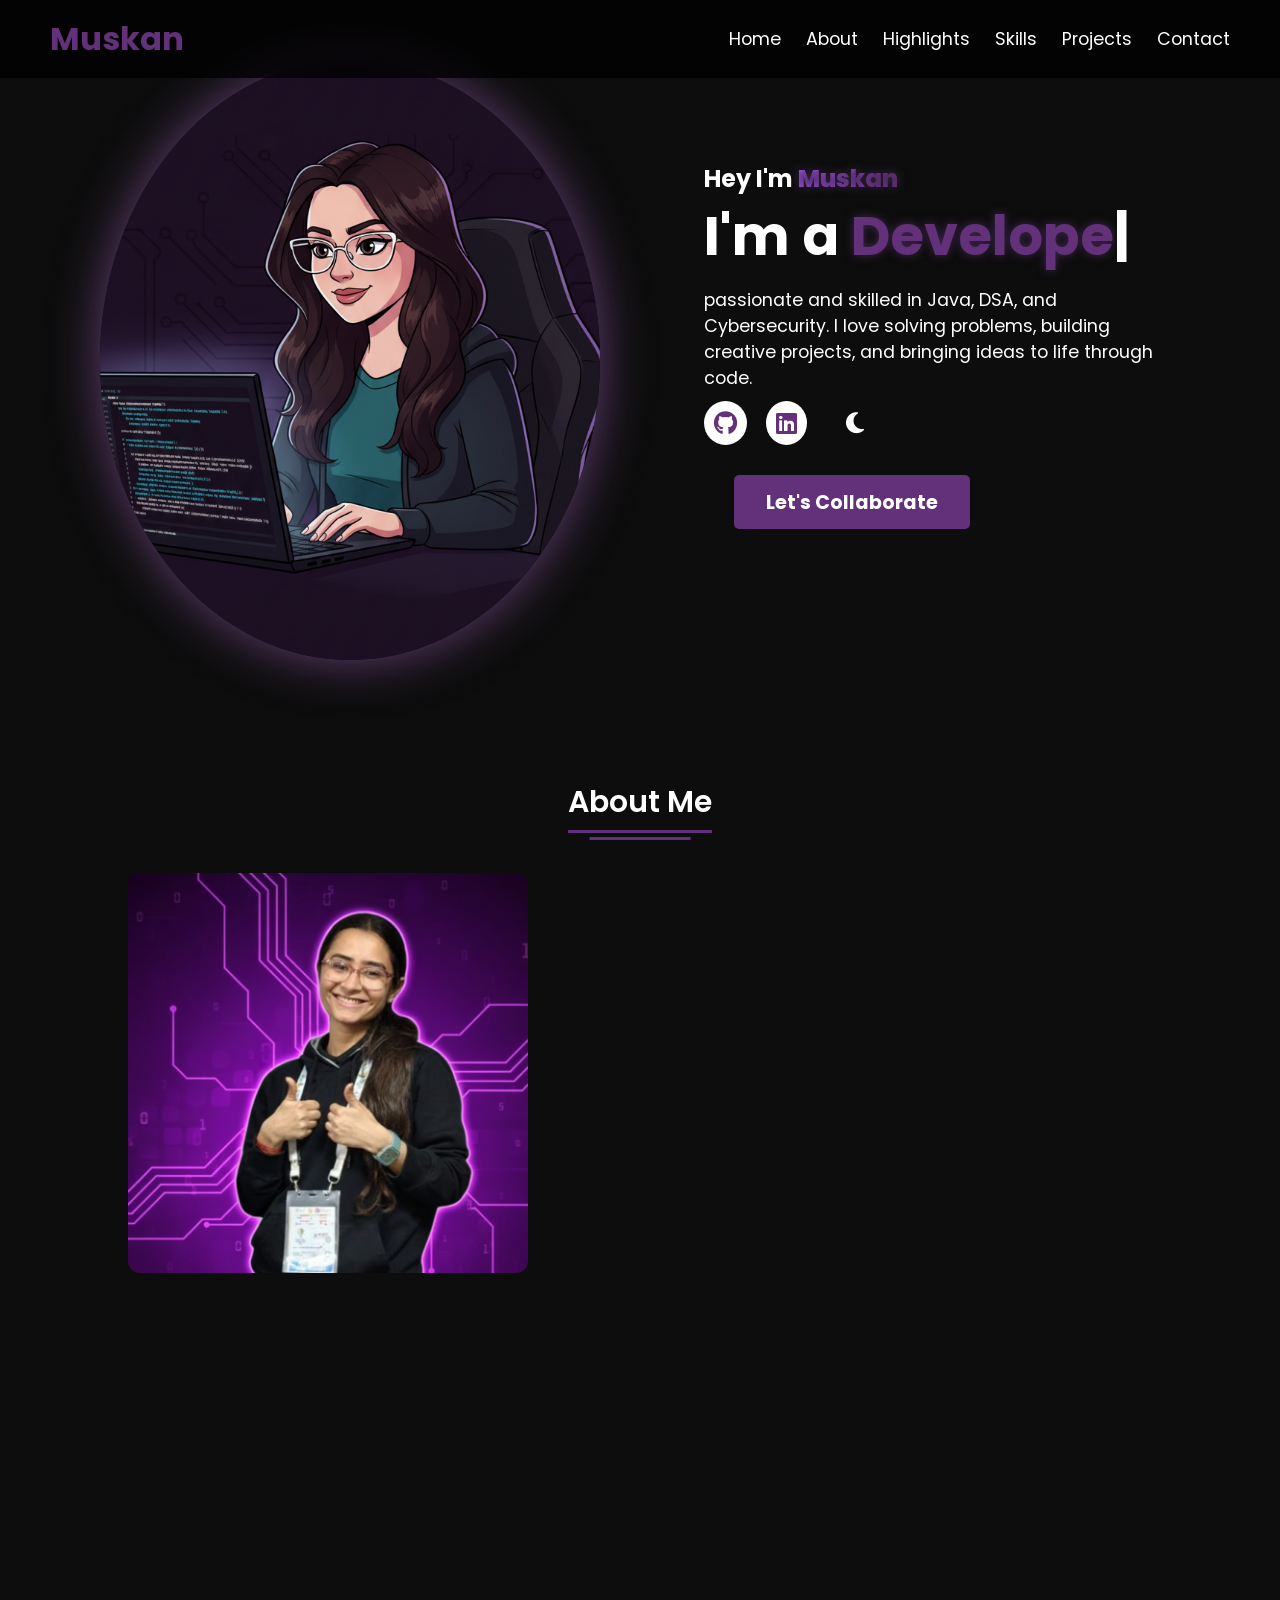
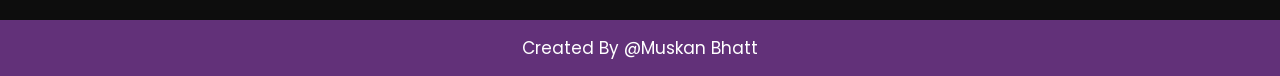
<file: index.html>
<!DOCTYPE html>
<html lang="en">

<head>
  <meta charset="UTF-8">
  <meta name="viewport" content="width=device-width, initial-scale=1.0">
  <title>Personal Portfolio - Muskan Bhatt</title>
  <link rel="stylesheet" href="https://unpkg.com/aos@next/dist/aos.css" />
  <link rel="stylesheet" href="style.css">
  <link rel="stylesheet" href="https://cdnjs.cloudflare.com/ajax/libs/font-awesome/6.4.0/css/all.min.css">
</head>

<body>
  <!-- Navbar -->
  <nav>
    <div class="navbar">
      <div class="logo" data-aos="zoom-in" data-aos-duration="1500">
        <span>Muskan</span>
      </div>
      <div class="links">
        <div class="link" data-aos="fade-up" data-aos-duration="1500" data-aos-delay="100"><a href="#home">Home</a>
        </div>
        <div class="link" data-aos="fade-up" data-aos-duration="1500" data-aos-delay="200"><a href="#about">About</a>
        </div>
        <div class="link" data-aos="fade-up" data-aos-duration="1500" data-aos-delay="300"><a
            href="#highlights">Highlights</a></div>
        <div class="link" data-aos="fade-up" data-aos-duration="1500" data-aos-delay="400"><a href="#skills">Skills</a>
        </div>
        <div class="link" data-aos="fade-up" data-aos-duration="1500" data-aos-delay="500"><a
            href="#projects">Projects</a></div>
        <div class="link" data-aos="fade-up" data-aos-duration="1500" data-aos-delay="600"><a
            href="#contact">Contact</a></div>
      </div>
      <i class="fa-solid fa-bars hamburg" onclick="hamburg()"></i>
    </div>
    <div class="dropdown">
      <div class="links">
        <a href="#home">Home</a>
        <a href="#about">About</a>
        <a href="#highlights">Highlights</a>
        <a href="#skills">Skills</a>
        <a href="#projects">Projects</a>
        <a href="#contact">Contact</a>
        <i class="fa-solid fa-xmark cancle" onclick="cancle()"></i>
      </div>
    </div>
  </nav>

  <!-- Hero Section -->
  <section id="home">
    <div class="main-container">
      <div class="image" data-aos="zoom-out" data-aos-duration="3000">
        <img src="media/main.png" alt="heroimage">
      </div>
      <div class="content">
        <h1 data-aos="fade-left" data-aos-duration="1500">
          Hey I'm <span>Muskan</span>
        </h1>
        <div class="typewriter" data-aos="fade-right" data-aos-duration="1500" data-aos-delay="900">
          I'm a <span class="typewriter-text"></span><label>|</label>
        </div>
        <p data-aos="flip-down" data-aos-duration="1500" data-aos-delay="900">
          passionate and skilled in Java, DSA, and Cybersecurity. I love solving problems,
          building creative projects, and bringing ideas to life through code.
        </p>
        <div class="social-links" data-aos="fade-up" data-aos-duration="1500" data-aos-delay="1000">
          <a href="https://github.com/Muskan-bhatt249"><i class="fa-brands fa-github"></i></a>
          <a href="https://www.linkedin.com/in/muskan-bhatt-2885622b6/"><i class="fa-brands fa-linkedin"></i></a>
          <i class="fa-solid fa-moon" id="theme-toggle"></i>
        </div>
        <div class="btn" data-aos="zoom-in" data-aos-duration="1500" data-aos-delay="1200">
          <a href="#contact"><button>Let's Collaborate</button></a>
        </div>
      </div>
    </div>
  </section>

  <!-- About Section -->
  <section class="about" id="about">
    <div class="content">
      <div class="title" data-aos="fade-up" data-aos-duration="1500"><span>About Me</span></div>
      <div class="about-details">
        <div class="left" data-aos="fade-right" data-aos-duration="1500">
          <img src="media/myimg.png" alt="Muskan">
        </div>
        <div class="right" data-aos="fade-left" data-aos-duration="1500">
          <div class="topic">Muskan Bhatt</div>
          <p>Dedicated and motivated B.Tech undergraduate with a strong foundation in Java and Data Structures &
            Algorithms (DSA), seeking opportunities to apply my technical skills in real-world problem solving...
          </p>
          <div class="button" data-aos="zoom-in" data-aos-duration="1500" data-aos-delay="300">
            <button><a href="Resume.html" style="color: white;"> Resume </a></button>
          </div>
        </div>
      </div>
    </div>
  </section>

  <!-- Highlights Section -->
  <section class="highlights" id="highlights">
    <div class="content">
      <div class="title" data-aos="fade-up" data-aos-duration="1500">
        <span>Highlights</span>
      </div>
      <p class="subtitle" data-aos="fade-up" data-aos-duration="1500" data-aos-delay="200">
        A quick glimpse of my journey — education, experience, and achievements.
      </p>
      <div class="highlight-grid">
        <div class="highlight-card" data-aos="zoom-in" data-aos-duration="1500" data-aos-delay="200">
          <i class="fa-solid fa-graduation-cap"></i>
          <h3 data-aos="zoom-in" data-aos-duration="1500" data-aos-delay="300">Education</h3>
          <p>The academic roots behind my growth and future vision.</p>
          <button><a href="education.html" style="color: white;"> VIEW </a></button>
        </div>
        <div class="highlight-card" data-aos="zoom-in" data-aos-duration="1500" data-aos-delay="300">
          <i class="fa-solid fa-briefcase"></i>
          <h3 data-aos="zoom-in" data-aos-duration="1500" data-aos-delay="300">Experience</h3>
          <p>Hands-on internships involving practical, real-world projects. </p>
          <button><a href="experience.html" style="color: white;"> VIEW </a></button>
        </div>
        <div class="highlight-card" data-aos="zoom-in" data-aos-duration="1500" data-aos-delay="400">
          <i class="fa-solid fa-certificate"></i>
          <h3 data-aos="zoom-in" data-aos-duration="1500" data-aos-delay="300">Certifications</h3>
          <p>Completed certifications in DSA, Web Dev, Cybersecurity, and more.</p>
          <button><a href="certification.html" style="color: white;"> VIEW </a></button>
        </div>
        <div class="highlight-card" data-aos="zoom-in" data-aos-duration="1500" data-aos-delay="500">
          <i class="fa-solid fa-trophy"></i>
          <h3 data-aos="zoom-in" data-aos-duration="1500" data-aos-delay="300">Achievements</h3>
          <p>Hackathon participation, top performer in coding challenges, etc.</p>
          <button><a href="achievements.html" style="color: white;"> VIEW </a></button>
        </div>
      </div>
    </div>
  </section>


  <!-- Skills Section -->
  <section class="skills" id="skills">
    <div class="content">
      <div class="title" data-aos="fade-up" data-aos-duration="1500"><span>My Skills</span></div>
      <div class="skills-grid">
        <div class="skill-card" data-aos="flip-left" data-aos-delay="100">
          <img src="media/java.png" alt="Java">
          <p>Java</p>
        </div>
        <div class="skill-card" data-aos="flip-left" data-aos-delay="200">
          <img src="media/html.png" alt="HTML">
          <p>HTML</p>
        </div>
        <div class="skill-card" data-aos="flip-left" data-aos-delay="300">
          <img src="media/css.png" alt="CSS">
          <p>CSS</p>
        </div>
        <div class="skill-card" data-aos="flip-left" data-aos-delay="400">
          <img src="media/javascript.png" alt="JavaScript">
          <p>JS</p>
        </div>
        <div class="skill-card" data-aos="flip-left" data-aos-delay="500">
          <img src="media/wordpress.png" alt="WordPress">
          <p>WordPress</p>
        </div>
        <div class="skill-card" data-aos="flip-left" data-aos-delay="600">
          <img src="media/python.png" alt="Python">
          <p>Python</p>
        </div>
        <div class="skill-card" data-aos="flip-left" data-aos-delay="700">
          <img src="media/icons8-sql-100 (1).png" alt="SQL"> <!-- Placeholder -->
          <p>SQL</p>
        </div>
        <div class="skill-card" data-aos="flip-left" data-aos-delay="800">
          <img src="media/icons8-canva-100.png" alt="Canva"> <!-- Placeholder -->
          <p>Canva</p>
        </div>

        <div class="skill-card" data-aos="flip-left" data-aos-delay="1000">
          <img src="media/icons8-github-100.png" alt="GitHub"> <!-- Placeholder -->
          <p>GitHub</p>
        </div>

      </div>
    </div>
  </section>

  <!-- Projects Section -->
  <section class="projects" id="projects">
    <div class="content">
      <div class="title" data-aos="fade-up" data-aos-duration="1500"><span>My Projects</span></div>
      <div class="boxes">
        <div class="box" data-aos="fade-up" data-aos-duration="1500">
          <img src="media/eviscan.jpeg" alt="EVI Scan"> <!-- Placeholder -->
          <div class="topic">EVI Scan</div>
          <p>AI-powered UFDR Analysis Tool for cybersecurity forensics. Automates evidence analysis and reporting.
          </p>
          <div class="tech-stack">
  <span>React</span>
  <span>REST API's</span>
  <span>SQLite</span>
  <span>RAG Engine</span>
  <span> LLM</span>
</div>
          <a href="https://github.com/Muskan-bhatt249/EVI-SCAN" class="project-btn">View Project</a>
        </div>
        <div class="box" data-aos="fade-up" data-aos-duration="1500" data-aos-delay="200">
          <img src="media/project1-cattleAI.jpg">
          <div class="topic">Cattle AI</div>
          <p>Identifies cattle breeds from images, offering marketplace features and subsidy integration for
            farmers.
          </p>
          <div class="tech-stack">
  <span>Python</span>
  <span>Tailwing CSS</span>
  <span>HTML</span>
  <span>Java Script</span>
</div>
          <a href="https://github.com/Muskan-bhatt249/Cattle-breed-identifier" class="project-btn">View Project</a>
        </div>
        <div class="box" data-aos="fade-up" data-aos-duration="1500" data-aos-delay="400">
          <img src="media/project2-arthub.png">
          <div class="topic">Art Hub</div>
          <p>Drawing inspiration platform providing curated ideas and resources for artists of all levels.</p>
          <div class="tech-stack">
  <span>HTML</span>
  <span>CSS</span>
  <span>Java Script</span>
  
</div>
          <a href="https://github.com/Muskan-bhatt249/Art-Hub" class="project-btn">View Project</a>
        </div>
        <div class="box" data-aos="fade-up" data-aos-duration="1500">
          <img src="media/Media -4.png" alt="EVI Scan">
          <div class="topic">Smart Home Energy Management System</div>
          <p>Centralized control and monitoring for smart home devices.
          </p>
          <div class="tech-stack">
  <span>React</span>
  <span>Maven</span>
  <span>MySQL</span>
  <span>Springboots</span>
</div>
          <a href="https://github.com/Muskan-bhatt249/Smart-Home-Energy-Management-System" class="project-btn">View Project</a>
        </div>
      </div>
    </div>
  </section>

  <!-- Contact Section -->
  <section class="contact" id="contact">
    <div class="content">
      <div class="title" data-aos="fade-up" data-aos-duration="1500"><span>Contact Me</span></div>
      <form class="contact-form" data-aos="fade-up" data-aos-duration="1500" name="contact" method="POST"
        data-netlify="true">
        <input type="text" placeholder="Your Name..." required>
        <input type="email" placeholder="YourEmail@gmail.com" required>
        <textarea placeholder="Your Message..." required></textarea>
        <button type="submit">Send Message</button>
      </form>
    </div>
  </section>

  <!-- Footer -->
  <footer>
    <div class="text"><span>Created By @Muskan Bhatt</span></div>
  </footer>

  <script src="https://unpkg.com/aos@next/dist/aos.js"></script>
  <script>AOS.init({ offset: 0 });</script>
  <script src="script.js"></script>
</body>

</html>
</file>
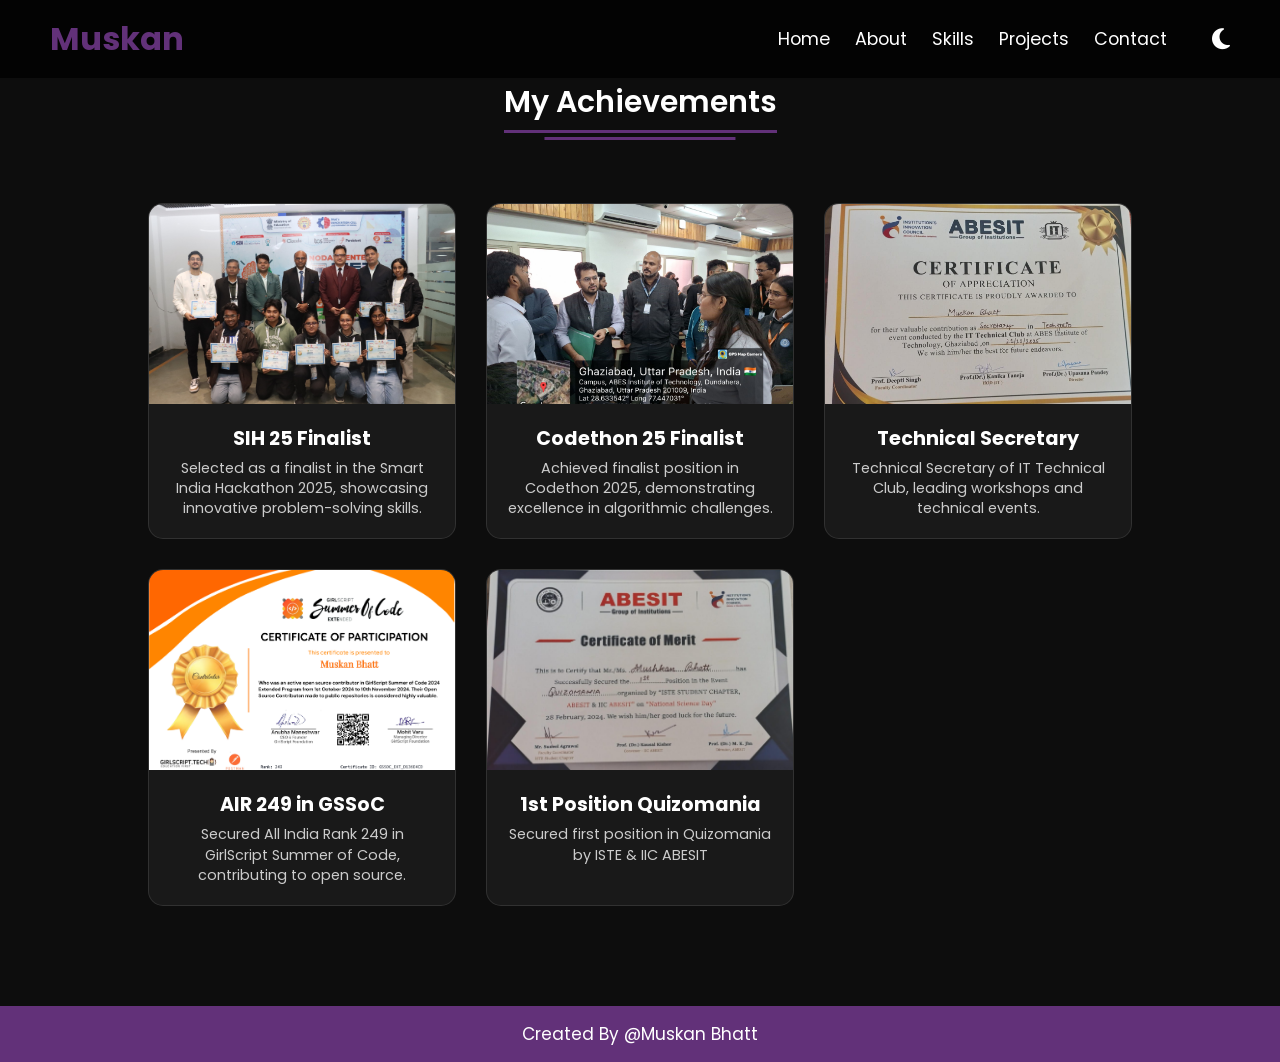
<file: achievements.html>
<!DOCTYPE html>
<html lang="en">

<head>
    <meta charset="UTF-8">
    <meta name="viewport" content="width=device-width, initial-scale=1.0">
    <title>Achievements - Muskan Bhatt</title>
    <link rel="stylesheet" href="style.css">
    <link rel="stylesheet" href="https://cdnjs.cloudflare.com/ajax/libs/font-awesome/6.4.0/css/all.min.css">
    <link rel="stylesheet" href="https://unpkg.com/aos@next/dist/aos.css" />
</head>

<body>
    <div id="progress-container">
        <div id="progress-bar"></div>
    </div>
    <button id="back-to-top"><i class="fa-solid fa-arrow-up"></i></button>

    <nav>
        <div class="navbar">
            <div class="logo"><span>Muskan</span></div>
            <div class="links">
                <a href="index.html#home">Home</a>
                <a href="index.html#about">About</a>
                <a href="index.html#skills">Skills</a>
                <a href="index.html#projects">Projects</a>
                <a href="index.html#contact">Contact</a>
                <i class="fa-solid fa-moon" id="theme-toggle"></i>
            </div>
            <i class="fa-solid fa-bars hamburg" onclick="hamburg()"></i>
        </div>
        <div class="dropdown">
            <div class="links">
                <a href="index.html#home">Home</a>
                <a href="index.html#about">About</a>
                <a href="index.html#skills">Skills</a>
                <a href="index.html#projects">Projects</a>
                <a href="index.html#contact">Contact</a>
                <i class="fa-solid fa-xmark cancle" onclick="cancle()"></i>
            </div>
        </div>
    </nav>
    <section class="projects">
        <div class="content">
            <div class="title" data-aos="fade-up"><span>My Achievements</span></div>

            <div class="achievements-grid">

                <div class="achievement-card" data-aos="fade-up">
                    <div class="achievement-img">
                        <img src="media/WhatsApp Image 2025-12-13 at 11.19.13 AM.jpeg" alt="SIH 25">
                    </div>
                    <div class="achievement-info">
                        <h3>SIH 25 Finalist</h3>
                        <p>Selected as a finalist in the Smart India Hackathon 2025, showcasing innovative
                            problem-solving skills.</p>
                    </div>
                </div>

                <div class="achievement-card" data-aos="fade-up" data-aos-delay="200">
                    <div class="achievement-img">
                        <img src="media/Codethon.jpg" alt="Codethon 25">
                    </div>
                    <div class="achievement-info">
                        <h3>Codethon 25 Finalist</h3>
                        <p>Achieved finalist position in Codethon 2025, demonstrating excellence in algorithmic
                            challenges.</p>
                    </div>
                </div>

                <div class="achievement-card" data-aos="fade-up" data-aos-delay="400">
                    <div class="achievement-img">
                        <img src="media/ITTC.jpeg" alt="Tech Sec">
                    </div>
                    <div class="achievement-info">
                        <h3>Technical Secretary</h3>
                        <p>Technical Secretary of IT Technical Club, leading workshops and technical events.</p>
                    </div>
                </div>

                <div class="achievement-card" data-aos="fade-up" data-aos-delay="600">
                    <div class="achievement-img">
                        <img src="media/Muskan Bhatt_Cert_Contributor_GSSoC2024Extd.png" alt="GSSoC">
                    </div>
                    <div class="achievement-info">
                        <h3>AIR 249 in GSSoC</h3>
                        <p>Secured All India Rank 249 in GirlScript Summer of Code, contributing to open source.</p>
                    </div>
                </div>
                <div class="achievement-card" data-aos="fade-up" data-aos-delay="600">
                    <div class="achievement-img">
                        <img src="media/Quizomania.jpeg" alt="Quizomania">
                    </div>
                    <div class="achievement-info">
                        <h3>1st Position Quizomania</h3>
                        <p>Secured first position in Quizomania by ISTE & IIC ABESIT </p>
                    </div>
                </div>


            </div>
        </div>
    </section>

    <footer>
        <div class="text"><span>Created By @Muskan Bhatt</span></div>
    </footer>

    <script src="https://unpkg.com/aos@next/dist/aos.js"></script>
    <script>AOS.init();</script>
    <script src="script.js"></script>

</body>

</html>
</file>
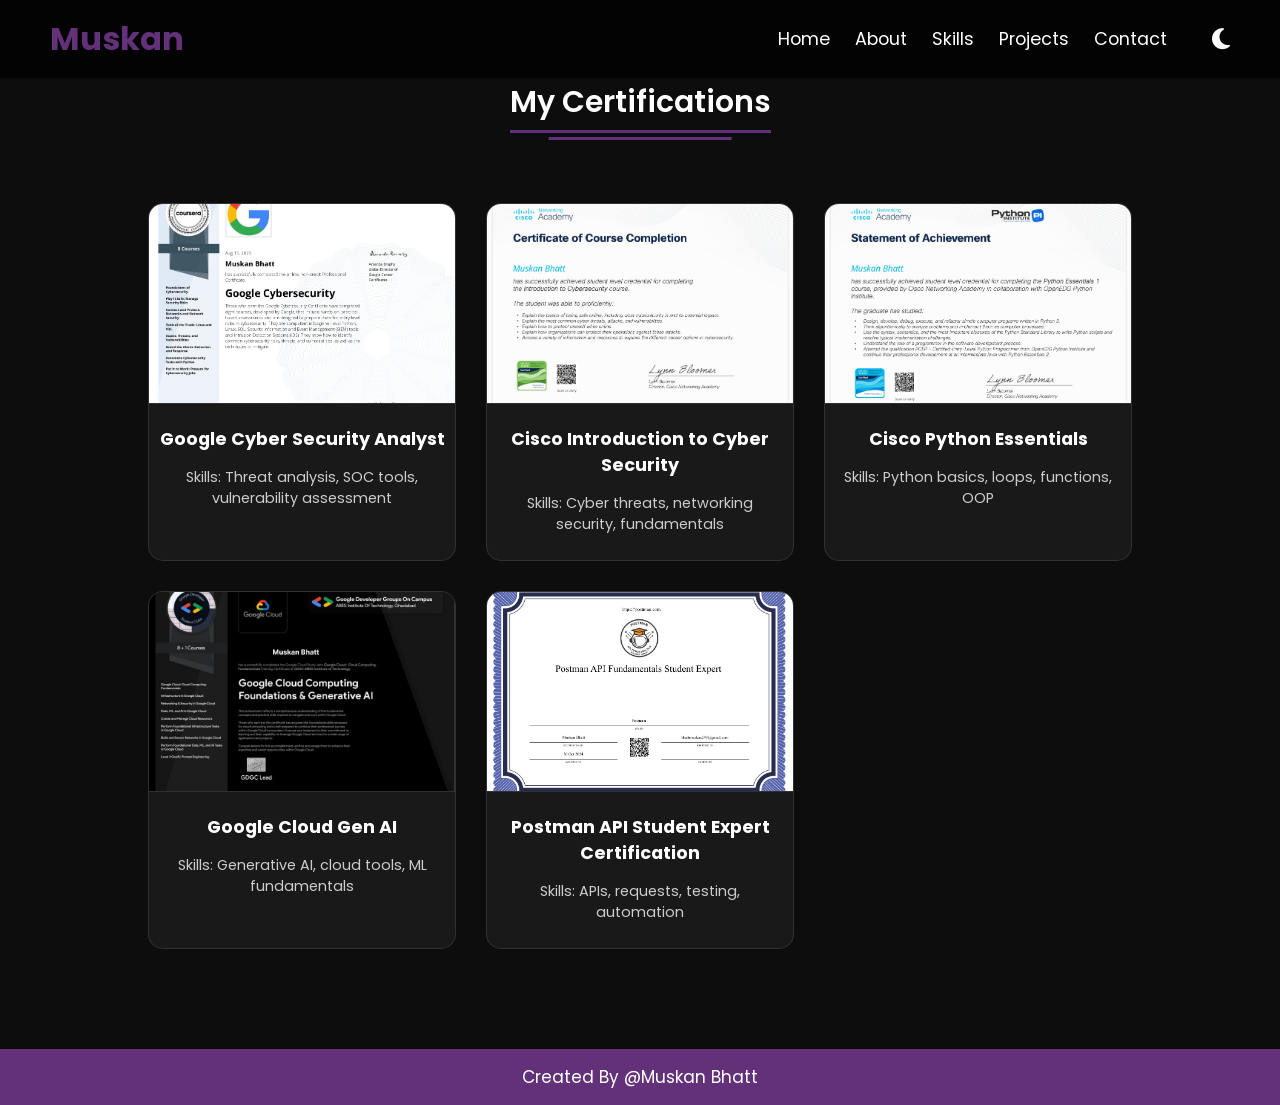
<file: certification.html>
<!DOCTYPE html>
<html lang="en">

<head>
  <meta charset="UTF-8">
  <meta name="viewport" content="width=device-width, initial-scale=1.0">
  <title>Certifications - Muskan Bhatt</title>
  <link rel="stylesheet" href="style.css">
  <link rel="stylesheet" href="https://cdnjs.cloudflare.com/ajax/libs/font-awesome/6.4.0/css/all.min.css">
  <link rel="stylesheet" href="https://unpkg.com/aos@next/dist/aos.css" />
</head>

<body>
  <div id="progress-container">
    <div id="progress-bar"></div>
  </div>
  <button id="back-to-top"><i class="fa-solid fa-arrow-up"></i></button>

  <nav>
    <div class="navbar">
      <div class="logo"><span>Muskan</span></div>
      <div class="links">
        <a href="index.html#home">Home</a>
        <a href="index.html#about">About</a>
        <a href="index.html#skills">Skills</a>
        <a href="index.html#projects">Projects</a>
        <a href="index.html#contact">Contact</a>
        <i class="fa-solid fa-moon" id="theme-toggle"></i>
      </div>
      <i class="fa-solid fa-bars hamburg" onclick="hamburg()"></i>
    </div>
    <div class="dropdown">
      <div class="links">
        <a href="index.html#home">Home</a>
        <a href="index.html#about">About</a>
        <a href="index.html#skills">Skills</a>
        <a href="index.html#projects">Projects</a>
        <a href="index.html#contact">Contact</a>
        <i class="fa-solid fa-xmark cancle" onclick="cancle()"></i>
      </div>
    </div>
  </nav>


  <section class="projects">
    <div class="content">
      <div class="title" data-aos="fade-up"><span>My Certifications</span></div>

      <div class="cert-grid">

        <div class="cert-card" data-aos="zoom-in">
          <img src="media/Google Cyber Security_page-0001.jpg" alt="Certificate">
          <h3>Google Cyber Security Analyst</h3>
          <p>Skills: Threat analysis, SOC tools, vulnerability assessment</p>
        </div>

        <div class="cert-card" data-aos="zoom-in" data-aos-delay="200">
          <img src="media/I2CSUpdate20250502-27-9fsysr_page-0001.jpg" alt="Certificate">
          <h3>Cisco Introduction to Cyber Security</h3>
          <p>Skills: Cyber threats, networking security, fundamentals</p>
        </div>

        <div class="cert-card" data-aos="zoom-in" data-aos-delay="400">
          <img src="media/PythonEssentials1Update20250502-25-9ksi0n_page-0001.jpg" alt="Certificate">
          <h3>Cisco Python Essentials</h3>
          <p>Skills: Python basics, loops, functions, OOP</p>
        </div>

        <div class="cert-card" data-aos="zoom-in" data-aos-delay="600">
          <img src="media/Gen-AI.jpg" alt="Certificate">
          <h3>Google Cloud Gen AI</h3>
          <p>Skills: Generative AI, cloud tools, ML fundamentals</p>
        </div>

        <div class="cert-card" data-aos="zoom-in" data-aos-delay="800">
          <img src="media/Screenshot 2025-12-13 123930.png" alt="Certificate">
          <h3>Postman API Student Expert Certification</h3>
          <p>Skills: APIs, requests, testing, automation</p>
        </div>

      </div>
    </div>
  </section>


  <footer>
    <div class="text"><span>Created By @Muskan Bhatt</span></div>
  </footer>

  <script src="https://unpkg.com/aos@next/dist/aos.js"></script>
  <script>AOS.init();</script>
  <script src="script.js"></script>

</body>

</html>
</file>
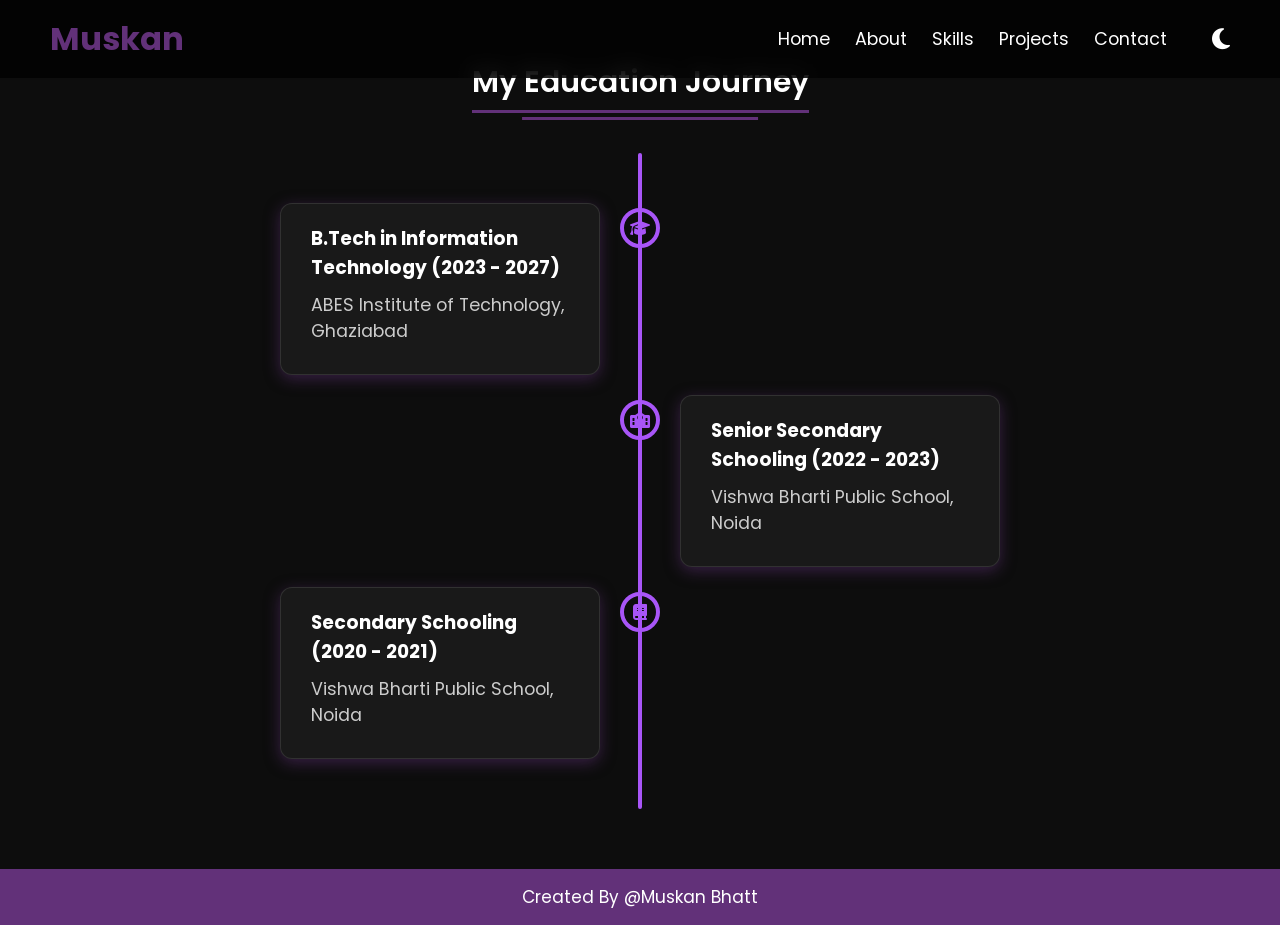
<file: education.html>
<!DOCTYPE html>
<html lang="en">

<head>
  <meta charset="UTF-8">
  <meta name="viewport" content="width=device-width, initial-scale=1.0">
  <title>Education - Muskan Bhatt</title>
  <link rel="stylesheet" href="style.css">
  <link rel="stylesheet" href="https://cdnjs.cloudflare.com/ajax/libs/font-awesome/6.4.0/css/all.min.css">
  <link rel="stylesheet" href="https://unpkg.com/aos@next/dist/aos.css" />
</head>

<body>
  <div id="progress-container">
    <div id="progress-bar"></div>
  </div>
  <button id="back-to-top"><i class="fa-solid fa-arrow-up"></i></button>

  <!-- Navbar -->
  <nav>
    <div class="navbar">
      <div class="logo"><span>Muskan</span></div>
      <div class="links">
        <a href="index.html#home">Home</a>
        <a href="index.html#about">About</a>
        <a href="index.html#skills">Skills</a>
        <a href="index.html#projects">Projects</a>
        <a href="index.html#contact">Contact</a>
        <i class="fa-solid fa-moon" id="theme-toggle"></i>
      </div>
      <i class="fa-solid fa-bars hamburg" onclick="hamburg()"></i>
    </div>
    <div class="dropdown">
      <div class="links">
        <a href="index.html#home">Home</a>
        <a href="index.html#about">About</a>
        <a href="index.html#skills">Skills</a>
        <a href="index.html#projects">Projects</a>
        <a href="index.html#contact">Contact</a>
        <i class="fa-solid fa-xmark cancle" onclick="cancle()"></i>
      </div>
    </div>
  </nav>


  <!-- Education Timeline Section -->
  <section class="about">
    <div class="content">
      <div class="title" data-aos="fade-up"><span>My Education Journey</span></div>

      <div class="timeline">

        <div class="timeline-item" data-aos="fade-right">
          <div class="timeline-icon"><i class="fa-solid fa-graduation-cap"></i></div>
          <div class="timeline-content">
            <h3>B.Tech in Information Technology (2023 - 2027)</h3>
            <p>ABES Institute of Technology, Ghaziabad</p>
          </div>
        </div>

        <div class="timeline-item" data-aos="fade-left">
          <div class="timeline-icon"><i class="fa-solid fa-school"></i></div>
          <div class="timeline-content">
            <h3>Senior Secondary Schooling (2022 - 2023)</h3>
            <p>Vishwa Bharti Public School, Noida</p>
          </div>
        </div>

        <div class="timeline-item" data-aos="fade-right">
          <div class="timeline-icon"><i class="fa-solid fa-book"></i></div>
          <div class="timeline-content">
            <h3>Secondary Schooling (2020 - 2021)</h3>
            <p>Vishwa Bharti Public School, Noida</p>
          </div>
        </div>

      </div>
    </div>
  </section>


  <footer>
    <div class="text"><span>Created By @Muskan Bhatt</span></div>
  </footer>

  <script src="https://unpkg.com/aos@next/dist/aos.js"></script>
  <script>AOS.init();</script>
  <script src="script.js"></script>

</body>

</html>
</file>
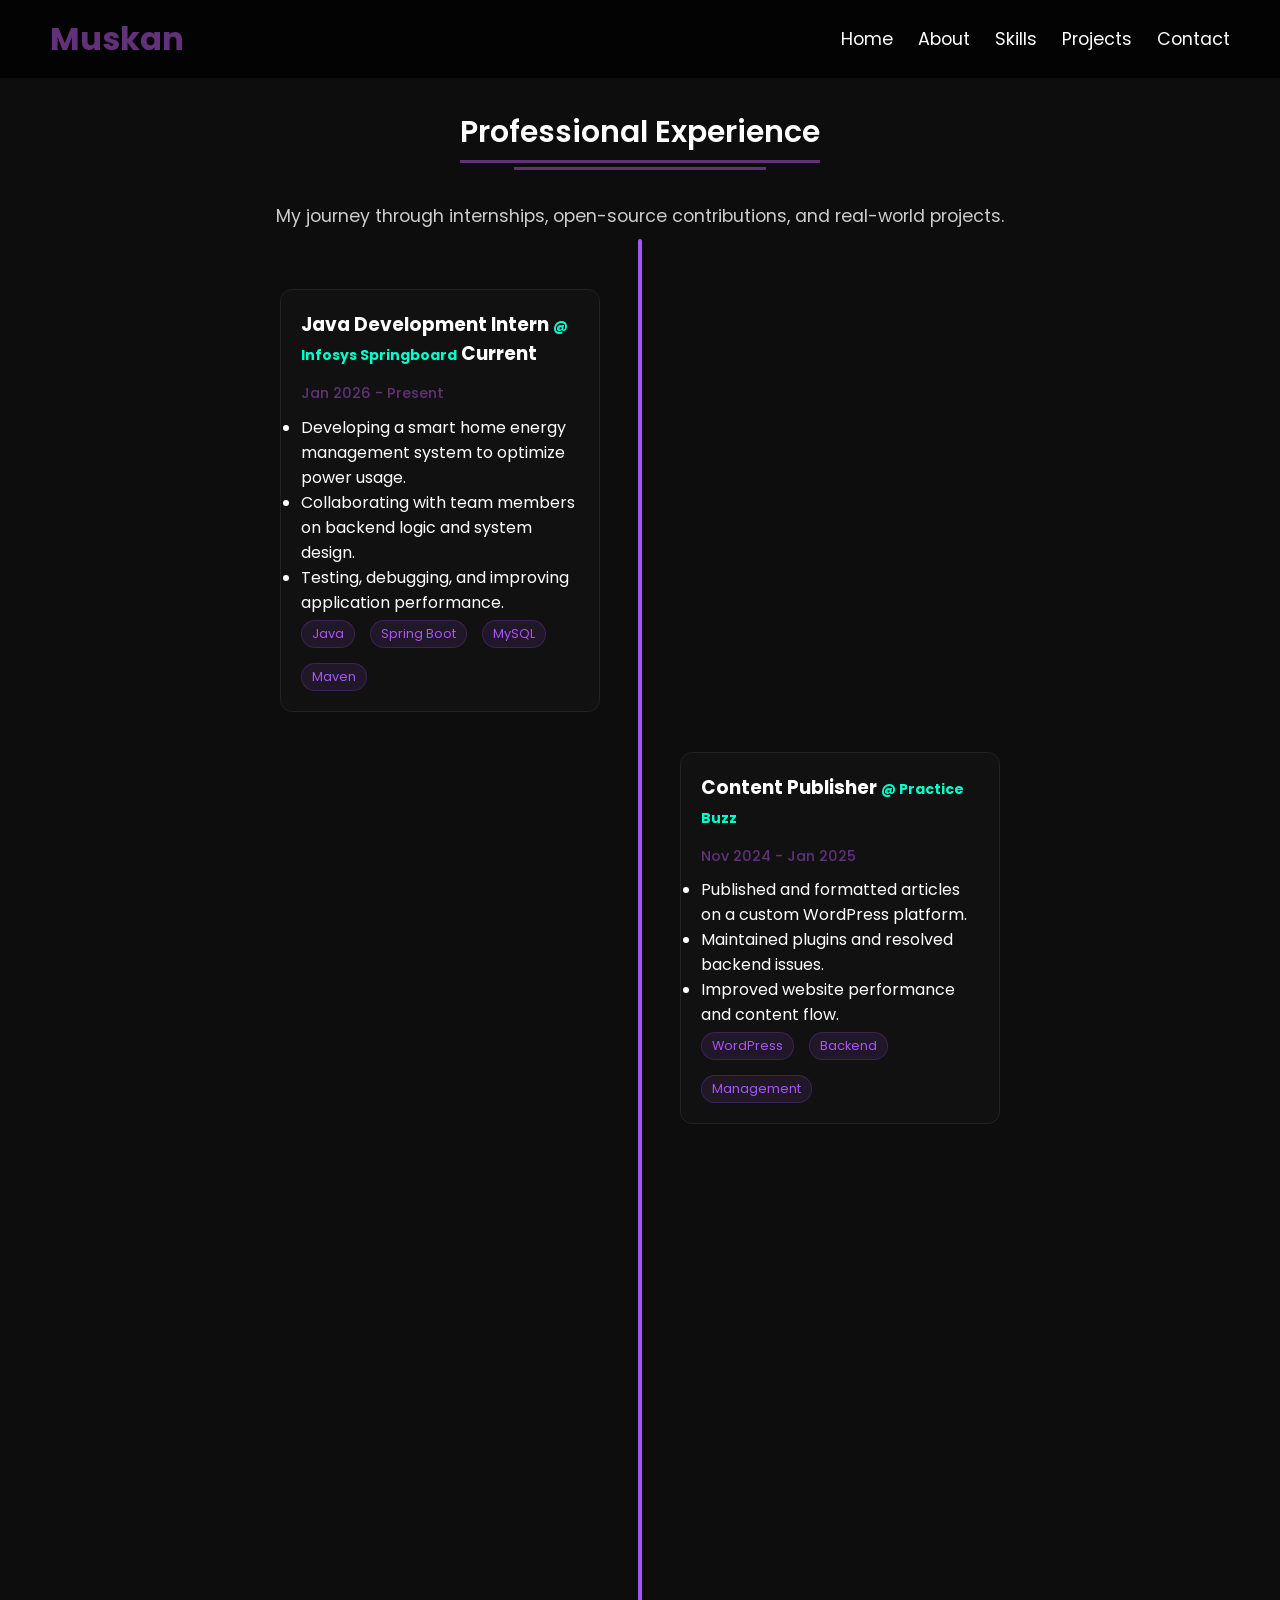
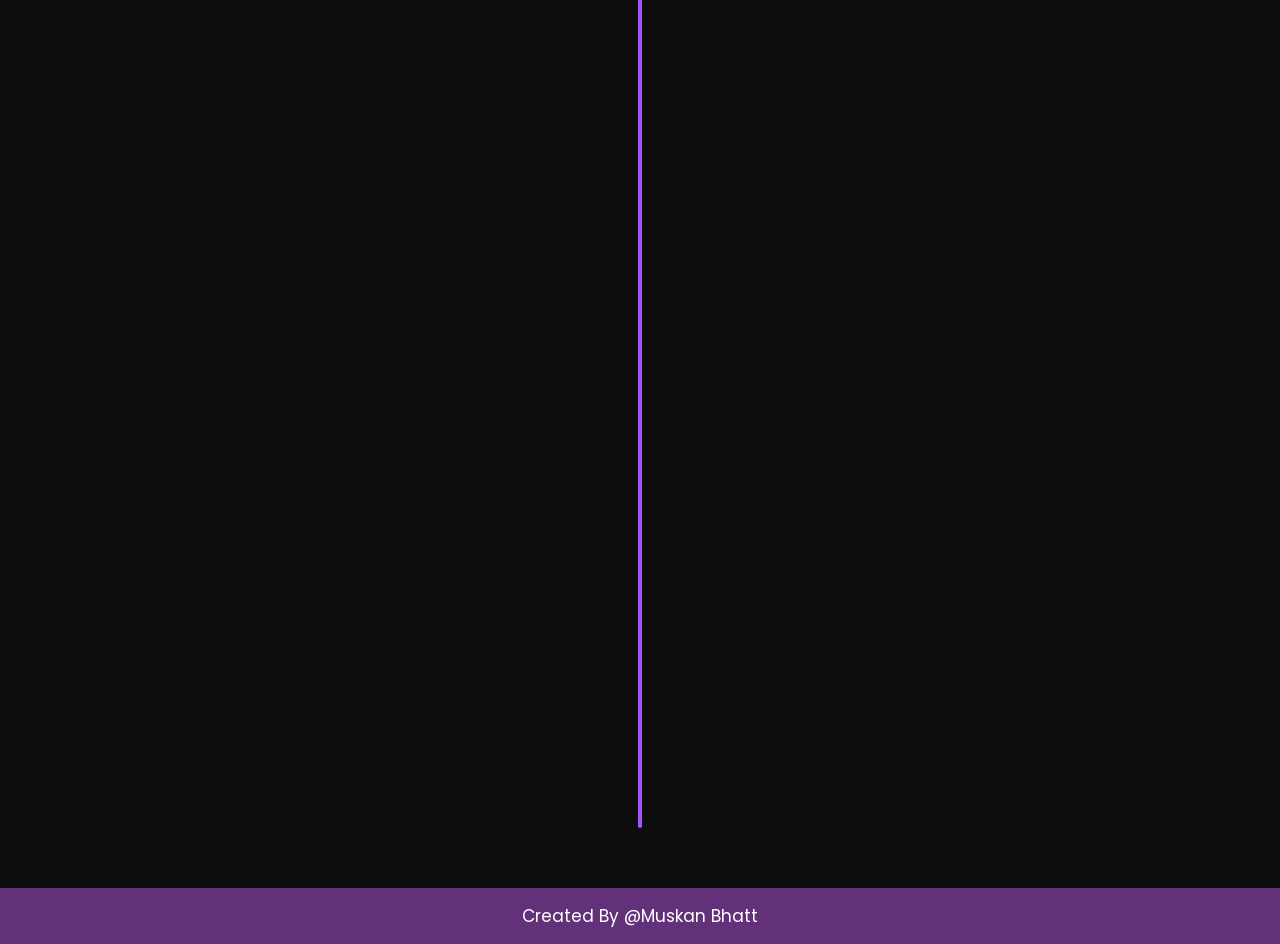
<file: experience.html>
<!DOCTYPE html>
<html lang="en">

<head>
  <meta charset="UTF-8">
  <meta name="viewport" content="width=device-width, initial-scale=1.0">
  <title>Experience - Muskan Bhatt</title>

  <link rel="stylesheet" href="style.css">
  <link rel="stylesheet" href="https://cdnjs.cloudflare.com/ajax/libs/font-awesome/6.4.0/css/all.min.css">
  <link rel="stylesheet" href="https://unpkg.com/aos@next/dist/aos.css" />
</head>

<body>

  <!-- Navbar -->
  <nav>
    <div class="navbar">
      <div class="logo"><span>Muskan</span></div>
      <div class="links">
        <a href="index.html#home">Home</a>
        <a href="index.html#about">About</a>
        <a href="index.html#skills">Skills</a>
        <a href="index.html#projects">Projects</a>
        <a href="index.html#contact">Contact</a>
      </div>
    </div>
  </nav>

  <!-- Experience Section -->
  <section class="experience">
    <div class="content">
      <br><br>

      <div class="title" data-aos="fade-up">
        <span>Professional Experience</span>
      </div>

      <p class="subtitle" data-aos="fade-up">
        My journey through internships, open-source contributions, and real-world projects.
      </p>

      <div class="timeline">

        <!-- EXPERIENCE 1 -->
        <div class="timeline-item" data-aos="fade-up">
          <div class="timeline-dot"></div>
          <div class="exp-card">

            <h3>
              Java Development Intern
              <span class="company">@ Infosys Springboard</span>
              <span class="current-badge">Current</span>
            </h3>

            <p class="date">Jan 2026 - Present</p>

            <ul>
              <li>Developing a smart home energy management system to optimize power usage.</li>
              <li>Collaborating with team members on backend logic and system design.</li>
              <li>Testing, debugging, and improving application performance.</li>
            </ul>

            <div class="tags">
              <span>Java</span>
              <span>Spring Boot</span>
              <span>MySQL</span>
              <span>Maven</span>
            </div>

          </div>
        </div>

        <!-- EXPERIENCE 2 -->
        <div class="timeline-item" data-aos="fade-up">
          <div class="timeline-dot"></div>
          <div class="exp-card">

            <h3>
              Content Publisher
              <span class="company">@ Practice Buzz</span>
            </h3>

            <p class="date">Nov 2024 - Jan 2025</p>

            <ul>
              <li>Published and formatted articles on a custom WordPress platform.</li>
              <li>Maintained plugins and resolved backend issues.</li>
              <li>Improved website performance and content flow.</li>
            </ul>

            <div class="tags">
              <span>WordPress</span>
              <span>Backend</span>
              <span>Management</span>
            </div>

          </div>
        </div>

        <!-- EXPERIENCE 3 -->
        <div class="timeline-item" data-aos="fade-up">
          <div class="timeline-dot"></div>
          <div class="exp-card">

            <h3>
              Open Source Contributor
              <span class="company">@ GirlScript Summer of Code</span>
            </h3>

            <p class="date">Oct 2024 - Nov 2024</p>

            <ul>
              <li>Ranked 249 AIR with contributions across multiple projects.</li>
              <li>Worked on 9+ projects and created 11+ pull requests.</li>
              <li>Improved skills in Git, collaboration, and web development.</li>
            </ul>

            <div class="tags">
              <span>Open Source</span>
              <span>GitHub</span>
              <span>Web Development</span>
            </div>

          </div>
        </div>

        <!-- EXPERIENCE 4 -->
        <div class="timeline-item" data-aos="fade-up">
          <div class="timeline-dot"></div>
          <div class="exp-card">

            <h3>
              Content Writer
              <span class="company">@ Matlabi News</span>
            </h3>

            <p class="date">April 2024 - Oct 2024</p>

            <ul>
              <li>Created SEO-optimized articles to improve traffic and engagement.</li>
              <li>Managed WordPress backend and publishing workflow.</li>
              <li>Enhanced content readability and structure.</li>
            </ul>

            <div class="tags">
              <span>WordPress</span>
              <span>SEO</span>
              <span>Content Creation</span>
            </div>

          </div>
        </div>

        <!-- EXPERIENCE 5 -->
        <div class="timeline-item" data-aos="fade-up">
          <div class="timeline-dot"></div>
          <div class="exp-card">

            <h3>
              Technical Content Writer
              <span class="company">@ Dew</span>
            </h3>

            <p class="date">March 2024 - April 2024</p>

            <ul>
              <li>Wrote technical blogs for clients including GeeksforGeeks and Bajaj Finance.</li>
              <li>Focused on SEO and structured content writing.</li>
              <li>Delivered high-quality research-based articles.</li>
            </ul>

            <div class="tags">
              <span>Technical Writing</span>
              <span>SEO</span>
              <span>Research</span>
            </div>

          </div>
        </div>

      </div>

    </div>
  </section>

  <!-- Footer -->
  <footer>
    <div class="text"><span>Created By @Muskan Bhatt</span></div>
  </footer>

  <script src="https://unpkg.com/aos@next/dist/aos.js"></script>
  <script>AOS.init();</script>

</body>

</html>
</file>
<file: style.css>
@import url("https://fonts.googleapis.com/css2?family=Poppins%3Awght%40100%3B200%3B300%3B400%3B500%3B600&display=swap%27%29%3B");

* {
  margin: 0;
  padding: 0;
  box-sizing: border-box;
  font-family: 'Poppins', sans-serif;
  text-decoration: none;
  scroll-behavior: smooth;
}

:root {
  --bg-color: #0d0d0d;
  --text-color: #fff;
  --text-muted: #ccc;
  --accent-color: #a855f7;
  --accent-dark: #623179;
  --nav-bg: rgba(0, 0, 0, 0.75);
  --card-bg: rgba(255, 255, 255, 0.05);
  --card-border: rgba(255, 255, 255, 0.1);
  --scrollbar-track: #f1f1f1;
  --scrollbar-thumb: #42274f;
  --scrollbar-thumb-hover: #623179;
  --shadow-color: rgba(98, 49, 121, 0.5);
}

.light-mode {
  --bg-color: #f0f0f0;
  --text-color: #333;
  --text-muted: #555;
  --accent-color: #8b5cf6;
  --accent-dark: #7c3aed;
  --nav-bg: rgba(255, 255, 255, 0.85);
  --card-bg: rgba(0, 0, 0, 0.05);
  --card-border: rgba(0, 0, 0, 0.1);
  --scrollbar-track: #e0e0e0;
  --scrollbar-thumb: #8b5cf6;
  --scrollbar-thumb-hover: #7c3aed;
  --shadow-color: rgba(0, 0, 0, 0.2);
}

body.light-mode::before,
body.light-mode::after {
  display: none;
}

/* ===== Moving Stars Background ===== */
body {
  position: relative;
  background: var(--bg-color);
  color: var(--text-color);
  overflow-x: hidden;
  transition: background 0.3s ease, color 0.3s ease;
}

body::before,
body::after {
  content: "";
  position: absolute;
  top: 0;
  left: 0;
  width: 100%;
  height: 100vh;
  background: transparent url("https://www.transparenttextures.com/patterns/stardust.png") repeat;
  opacity: 0.6;
  animation: moveStars 100s linear infinite;
  z-index: -1;
  position: fixed;
  pointer-events: none;
}

body::after {
  animation-duration: 160s;
  opacity: 0.4;
}

@keyframes moveStars {
  from {
    transform: translateY(0);
  }

  to {
    transform: translateY(-1000px);
  }
}

::-webkit-scrollbar {
  width: 10px;
}

::-webkit-scrollbar-track {
  background: var(--scrollbar-track);
}

::-webkit-scrollbar-thumb {
  background: var(--scrollbar-thumb);
  border-radius: 12px;
  transition: all 0.3s ease;
}

::-webkit-scrollbar-thumb:hover {
  background: var(--scrollbar-thumb-hover);
}

/* Scroll Progress Bar */
#progress-container {
  position: fixed;
  top: 0;
  left: 0;
  width: 100%;
  height: 4px;
  z-index: 1001;
  background: transparent;
}

#progress-bar {
  height: 100%;
  background: var(--accent-color);
  width: 0%;
  transition: width 0.1s;
}

/* Back to Top Button */
#back-to-top {
  position: fixed;
  bottom: 30px;
  right: 30px;
  background: var(--accent-dark);
  color: white;
  width: 50px;
  height: 50px;
  border-radius: 50%;
  display: flex;
  justify-content: center;
  align-items: center;
  font-size: 1.5rem;
  cursor: pointer;
  opacity: 0;
  visibility: hidden;
  transition: 0.3s;
  z-index: 999;
  border: none;
  box-shadow: 0 4px 10px var(--shadow-color);
}

#back-to-top.show {
  opacity: 1;
  visibility: visible;
}

#back-to-top:hover {
  transform: translateY(-5px);
  background: var(--accent-color);
}

/* Theme Toggle */
#theme-toggle {
  cursor: pointer;
  font-size: 1.5rem;
  color: var(--text-color);
  margin-left: 20px;
  transition: transform 0.3s ease;
}

#theme-toggle:hover {
  transform: rotate(15deg);
  color: var(--accent-color);
}

/*nav bar*/
nav {
  width: 100%;
  padding: 15px 50px;
  display: flex;
  justify-content: space-between;
  align-items: center;
  background: var(--nav-bg);
  position: fixed;
  top: 0;
  left: 0;
  z-index: 1000;
  backdrop-filter: blur(10px);
}

.navbar {
  width: 100%;
  display: flex;
  justify-content: space-between;
  align-items: center;
}

.logo {
  color: var(--text-color);
  font-size: 2rem;
  font-weight: bold;
}

.logo span {
  color: var(--accent-dark);
  font-size: 2rem;
  font-weight: 700;
}

.hamburg,
.cancle i {
  cursor: pointer;
  position: absolute;
  right: 15px;
  top: 10px;
  color: var(--text-color);
  opacity: 0;
  pointer-events: none;
  font-size: clamp(2.5rem, 0.5rem+5vw, 3rem);
}

.links {
  display: flex;
  gap: 25px;
  align-items: center;
}

.links a {
  color: var(--text-color);
  text-decoration: none;
  font-size: 1.1rem;
  transition: 0.3s;
}

.links a:hover {
  color: var(--accent-dark);
}

.navbar .links .link a::before {
  position: absolute;
  content: "";
  bottom: -3px;
  left: 0;
  width: 0%;
  height: 3px;
  background-color: var(--scrollbar-thumb);
  transition: 0.2s linear;
}

.navbar .links a:hover::before {
  width: 100%;
}

.dropdown {
  z-index: 100;
  position: absolute;
  top: 0;
  transform: translateY(-500px);
  width: 100%;
  height: auto;
  backdrop-filter: blur(4px) brightness(40%);
  box-shadow: 0 0 20px black;
  transition: 0.2s linear;
  background: var(--nav-bg);
}

.dropdown.links a {
  display: flex;
  color: var(--text-color);
  text-decoration: none;
  justify-content: center;
  padding: 15px 0;
  align-items: center;
  transition: 0.2s linear;
}

.dropdown.links a:hover {
  background-color: var(--accent-dark);
}

section {
  width: 100%;
  padding: 60px 0;
  min-height: auto;
}

.main-container {
  display: flex;
  justify-content: space-between;
  padding-left: 100px;
  align-items: center;
}

.main-container .image {
  width: 500px;
  height: 600px;
  border-radius: 50%;
  overflow: hidden;
  box-shadow: 0 0 50px #623f73;
}

.main-container .image img {
  width: 100%;
  height: 100%;
  object-fit: cover;
}

.main-container .image:hover {
  animation: animate 1.5s ease-in-out infinite;
}

@keyframes animate {
  0% {
    scale: 1;
  }

  50% {
    scale: 1.05;
  }

  100% {
    scale: 1;
  }
}

.main-container .content {
  color: var(--text-color);
  width: 40%;
}

.content h1 {
  font-size: clamp(2rem, 1rem+ 5vw, 1.8rem);
}

.content h1 span {
  color: var(--accent-dark);
  text-shadow: 0 0 10px #42274f;
}

.content .typewriter {
  font-size: clamp(2.5rem, 1rem + 3vw, 3.5rem);
  font-weight: 700;
}

.content .typewriter-text {
  color: var(--accent-dark);
  text-shadow: 0 0 10px #42274f;
}

.content p {
  font-size: clamp(0.8rem, 0.3rem + 1.5vw, 1.1rem);
  margin: 10px 0;
}

.social-links a i {
  font-size: 1.5rem;
  margin-right: 15px;
  color: var(--accent-dark);
  background: var(--text-color);
  border-radius: 50%;
  padding: 10px;
  transition: 0.3s;
}

.social-links a i:hover {
  background: var(--accent-dark);
  color: var(--text-color);
}

.content button {
  width: 50%;
  height: 6vh;
  margin: 30px;
  background-color: var(--accent-dark);
  color: white;
  border: none;
  font-size: 120%;
  font-weight: 700;
  border-radius: 5px;
  transition: 0.2 linear;
}

.content button:hover {
  scale: 1.1;
  color: var(--accent-dark);
  border: 2px solid var(--accent-dark);
  background-color: transparent;
  font-weight: 700;
  box-shadow: 0 0 40px var(--accent-dark);
}

/* About Section */
section .content {
  width: 80%;
  margin: 0px auto;
  font-family: 'Poppins', sans-serif;
}

.about .about-details {
  display: flex;
  justify-content: space-between;
  align-items: center;
}

section .title {
  display: flex;
  justify-content: center;
  margin-bottom: 40px;
}

section .title span {
  color: var(--text-color);
  font-size: 30px;
  font-weight: 600;
  position: relative;
  padding-bottom: 8px;
}

section .title span::before,
section .title span::after {
  content: "";
  position: absolute;
  height: 3px;
  width: 100%;
  background: var(--accent-dark);
  left: 0;
  bottom: 0;
}

section .title span::after {
  bottom: -7px;
  width: 70%;
  left: 50%;
  transform: translateX(-50%);
}

.about .about-details .left {
  width: 45%;
}

.about .left img {
  height: 400px;
  width: 400px;
  object-fit: cover;
  border-radius: 12px;
  object-position: center top;
}

.about-details .right {
  width: 55%;
}

section .topic {
  color: var(--text-color);
  font-size: 25px;
  font-weight: 500;
  margin-bottom: 10px;
}

.about-details .right p {
  text-align: justify;
  color: var(--text-color);
}

section .button {
  margin: 10px 0;
}

section .button button {
  outline: none;
  padding: 1px 10px;
  border-radius: 4px;
  font-size: 25px;
  font-weight: 00;
  background: var(--accent-dark);
  color: white;
  border: 2px solid transparent;
  cursor: pointer;
  transition: all 0.4s ease;
}

section.button button:hover {
  border-color: var(--accent-dark);
  background-color: var(--text-color);
  color: var(--accent-dark);
}

/* Highlights Section */
.highlights {
  padding: 80px 0;
  text-align: center;
  background: transparent;
}

.highlights .subtitle {
  margin: 15px auto 40px;
  max-width: 600px;
  color: var(--text-muted);
  font-size: 1rem;
}

.highlight-grid {
  display: grid;
  grid-template-columns: repeat(auto-fit, minmax(220px, 1fr));
  gap: 25px;
}

.highlight-card {
  background: var(--card-bg);
  border-radius: 12px;
  padding: 25px;
  box-shadow: 0 4px 15px var(--shadow-color);
  transition: transform 0.3s ease, box-shadow 0.3s ease;
}

.highlight-card i {
  font-size: 2rem;
  color: var(--accent-color);
  margin-bottom: 15px;
}

.highlight-card h3 {
  margin-bottom: 10px;
  font-size: 1.2rem;
  color: var(--text-color);
}

.highlight-card p {
  font-size: 0.95rem;
  color: var(--text-muted);
}

.highlight-card:hover {
  transform: translateY(-8px);
  box-shadow: 0 8px 20px var(--shadow-color);
}

/* Skills Section */
.skills {
  width: 100%;
  padding: 100px 50px;
  background-color: var(--bg-color);
  text-align: center;
}

.skills-grid {
  display: flex;
  flex-wrap: wrap;
  gap: 30px;
  justify-content: center;
  margin-top: 40px;
}

.skill-card {
  background: var(--card-bg);
  padding: 20px;
  border-radius: 12px;
  text-align: center;
  width: 280px;
  transition: 0.3s;
  display: flex;
  flex-direction: column;
  align-items: center;
  justify-content: center;
}

.skill-card:hover {
  transform: translateY(-10px);
  box-shadow: 0 0 20px var(--shadow-color);
}

.skill-card img {
  width: 80px;
  height: 80px;
  margin-bottom: 15px;
}

.skill-card p {
  font-weight: 400;
  font-size: 1.5rem;
  color: var(--text-color);
}

.skills h2 {
  font-size: 2.5rem;
  color: var(--text-color);
  margin-bottom: 50px;
}

/* Projects Section */
.projects {
  width: 100%;
  padding: 80px 0;
  background: transparent;
  text-align: center;
}

.projects .title {
  font-size: 2.5rem;
  color: var(--text-color);
  margin-bottom: 50px;
}

.projects .boxes {
  display: grid;
  grid-template-columns: repeat(auto-fit, minmax(280px, 1fr));
  gap: 40px;
  padding: 0 20px;
  justify-content: center;
}

.projects .box {
  background: var(--card-bg);
  border-radius: 15px;
  padding: 20px;
  text-align: center;
  box-shadow: 0 0 20px var(--shadow-color);
  transition: transform 0.3s ease, box-shadow 0.3s ease;
  border: 1px solid var(--card-border);
}

.projects .box:hover {
  transform: translateY(-8px);
  box-shadow: 0 0 30px var(--shadow-color);
}

.projects .box img {
  width: 100%;
  max-height: 160px;
  object-fit: cover;
  border-radius: 10px;
  margin-bottom: 15px;
}

.projects .box .topic {
  font-size: 1.2rem;
  font-weight: bold;
  color: var(--accent-dark);
  margin-bottom: 8px;
}

.projects .box p {
  color: var(--text-muted);
  font-size: 0.95rem;
  line-height: 1.4;
}

.project-btn {
  display: inline-block;
  margin-top: 15px;
  padding: 8px 20px;
  background: var(--accent-dark);
  color: white;
  border-radius: 5px;
  transition: 0.3s;
}

.project-btn:hover {
  background: var(--accent-color);
  color: white;
}

/* Achievements Grid */
.achievements-grid {
  display: grid;
  grid-template-columns: repeat(auto-fit, minmax(300px, 1fr));
  gap: 30px;
  padding: 20px;
}

.achievement-card {
  background: var(--card-bg);
  border-radius: 15px;
  overflow: hidden;
  transition: transform 0.3s ease, box-shadow 0.3s ease;
  display: flex;
  flex-direction: column;
  text-align: center;
  padding: 0;
  border: 1px solid var(--card-border);
}

.achievement-card:hover {
  transform: translateY(-10px);
  box-shadow: 0 10px 30px var(--shadow-color);
  background: var(--card-bg);
}

.achievement-img {
  width: 100%;
  height: 200px;
  overflow: hidden;
}

.achievement-img img {
  width: 100%;
  height: 100%;
  object-fit: cover;
  transition: transform 0.3s ease;
}

.achievement-card:hover .achievement-img img {
  transform: scale(1.1);
}

.achievement-info {
  padding: 20px;
}

.achievement-info h3 {
  color: var(--text-color);
  margin-bottom: 5px;
  font-size: 1.2rem;
}

.achievement-info p {
  color: var(--text-muted);
  font-size: 0.9rem;
  line-height: 1.4;
  margin: 0;
}

/* Contact Me */
.contact {
  padding: 100px 50px;
  background: var(--bg-color);
  color: var(--text-color);
  text-align: center;
}

.contact-form {
  max-width: 500px;
  margin: auto;
  display: flex;
  flex-direction: column;
  gap: 15px;
}

.contact-form input,
.contact-form textarea {
  padding: 12px;
  border: none;
  border-radius: 8px;
  outline: none;
  font-size: 1rem;
  background: var(--card-bg);
  color: var(--text-color);
  border: 1px solid var(--card-border);
}

.contact-form textarea {
  min-height: 120px;
  resize: none;
}

.contact-form button {
  align-self: center;
  width: 50%;
}

footer {
  background: var(--accent-dark);
  padding: 15px 0;
  text-align: center;
  font-family: 'Poppins', sans-serif;
}

footer .text span {
  font-size: 17px;
  font-weight: 400;
  color: #fff;
}

/* Scroll Down Animation */
.scroll-down {
  position: absolute;
  bottom: 30px;
  left: 50%;
  transform: translateX(-50%);
  display: flex;
  flex-direction: column;
  align-items: center;
  color: var(--text-color);
  font-size: 0.9rem;
  opacity: 0.8;
  animation: bounce 2s infinite;
}

.scroll-down i {
  margin-top: 10px;
  font-size: 1.2rem;
}

@keyframes bounce {

  0%,
  20%,
  50%,
  80%,
  100% {
    transform: translateX(-50%) translateY(0);
  }

  40% {
    transform: translateX(-50%) translateY(-10px);
  }

  60% {
    transform: translateX(-50%) translateY(-5px);
  }
}

/* ===== Experience Section ===== */
.experience-grid {
  display: grid;
  grid-template-columns: repeat(auto-fit, minmax(300px, 1fr));
  gap: 25px;
  padding: 20px;
}

.exp-card {
  background: var(--card-bg);
  border: 1px solid var(--card-border);
  border-radius: 12px;
  padding: 25px;
  position: relative;
  transition: transform 0.3s ease, box-shadow 0.3s ease;
  display: flex;
  flex-direction: column;
}

.exp-card:hover {
  transform: translateY(-5px);
  box-shadow: 0 5px 20px var(--shadow-color);
}

.exp-icon {
  font-size: 2rem;
  color: var(--accent-color);
  margin-bottom: 15px;
}

.exp-card h3 {
  color: var(--text-color);
  margin-bottom: 5px;
}

.exp-card .date {
  color: var(--accent-dark);
  font-size: 0.9rem;
  margin-bottom: 10px;
  font-weight: 500;
}

.exp-card p {
  color: var(--text-muted);
  font-size: 0.95rem;
  margin-bottom: 15px;
  line-height: 1.5;
}

.exp-card .tags {
  margin-top: auto;
  display: flex;
  gap: 10px;
  flex-wrap: wrap;
}

.exp-card .tags span {
  background: rgba(168, 85, 247, 0.1);
  color: var(--accent-color);
  padding: 4px 10px;
  border-radius: 20px;
  font-size: 0.8rem;
  border: 1px solid rgba(168, 85, 247, 0.2);
}

/* ===== Education Timeline ===== */
.timeline {
  position: relative;
  max-width: 800px;
  margin: 0 auto;
  padding: 40px 0;
}

.timeline::after {
  content: '';
  position: absolute;
  width: 4px;
  background-color: var(--accent-color);
  top: 0;
  bottom: 0;
  left: 50%;
  margin-left: -2px;
  border-radius: 2px;
}

.timeline-item {
  padding: 10px 40px;
  position: relative;
  background-color: inherit;
  width: 50%;
}

.timeline-item:nth-child(odd) {
  left: 0;
}

.timeline-item:nth-child(even) {
  left: 50%;
}

.timeline-icon {
  position: absolute;
  width: 40px;
  height: 40px;
  right: -20px;
  background-color: var(--bg-color);
  border: 4px solid var(--accent-color);
  top: 15px;
  border-radius: 50%;
  z-index: 1;
  display: flex;
  align-items: center;
  justify-content: center;
  color: var(--accent-color);
}

.timeline-item:nth-child(even) .timeline-icon {
  left: -20px;
}

.timeline-content {
  padding: 20px 30px;
  background: var(--card-bg);
  position: relative;
  border-radius: 12px;
  border: 1px solid var(--card-border);
  box-shadow: 0 4px 15px var(--shadow-color);
  transition: 0.3s;
}

.timeline-content:hover {
  transform: scale(1.02);
}

.timeline-content h3 {
  color: var(--text-color);
  margin-bottom: 5px;
}

.timeline-content p {
  color: var(--text-muted);
}

@media screen and (max-width: 600px) {
  .timeline::after {
    left: 31px;
  }

  .timeline-item {
    width: 100%;
    padding-left: 70px;
    padding-right: 25px;
  }

  .timeline-item:nth-child(even) {
    left: 0%;
  }

  .timeline-icon {
    left: 10px !important;
  }
}

/* ===== Certifications Section ===== */
.cert-grid {
  display: grid;
  grid-template-columns: repeat(auto-fit, minmax(280px, 1fr));
  gap: 30px;
  padding: 20px;
}

.cert-card {
  background: var(--card-bg);
  border-radius: 15px;
  overflow: hidden;
  border: 1px solid var(--card-border);
  transition: transform 0.3s ease, box-shadow 0.3s ease;
  text-align: center;
}

.cert-card:hover {
  transform: translateY(-8px);
  box-shadow: 0 8px 25px var(--shadow-color);
}

.cert-card img {
  width: 100%;
  height: 200px;
  object-fit: cover;
  border-bottom: 1px solid var(--card-border);
}

.cert-card h3 {
  padding: 15px 10px 5px;
  color: var(--text-color);
  font-size: 1.1rem;
}

.cert-card p {
  padding: 0 10px 15px;
  color: var(--text-muted);
  font-size: 0.9rem;
}


/* Typography Enhancements */
.content h1 span {
  background: linear-gradient(to right, var(--accent-color), var(--accent-dark));
  -webkit-background-clip: text;
  -webkit-text-fill-color: transparent;
  font-weight: 800;
}

/* Media Queries */
@media(max-width:1000px) {
  .about .about-details {
    justify-content: center;
    flex-direction: column;
  }

  .about .about-details .left {
    display: flex;
    justify-content: center;
    width: 100%;
  }

  .about-details .right {
    width: 90%;
    margin: 40px 0;
  }

  .projects .boxes .box {
    margin: 20px 0;
    width: calc(100%/2 -20px);
  }
}

@media(max-width:900px) {
  .about .left img {
    height: 350px;
    width: 350px;
  }
}

@media(max-width:968px) {
  nav .logo {
    position: absolute;
    top: 16px;
    left: 15px;
    flex-direction: column;
  }

  section .main-container {
    padding-left: 0px;
    display: flex;
    flex-direction: column;
  }

  .nav-container .links {
    display: none;
  }

  .hamburg,
  .cancle {
    opacity: 1;
    pointer-events: visible;
  }

  .main-container .content {
    margin-top: 20px;
    width: 80%;
  }

  .social-links i {
    width: 2.5rem;
    height: 2.5rem;
    font-size: 1.5rem;
  }

  .main-container .image {
    width: 50%;
    height: 60%;
    margin-bottom: 0px;
    text-align: center;
  }
}

@media(max-width:500px) {
  .main-container .image {
    width: 80%;
    height: auto;
    margin-bottom: 20px;
  }

  .content h1 {
    font-size: 2rem;
  }

  .content .typewriter {
    font-size: 2rem;
  }
}

.tech-stack {
  margin-top: 10px;
}

.tech-stack span {
  display: inline-block;
  background: #1e1e1e;
  color: #ae00ff;
  padding: 5px 10px;
  margin: 4px;
  border-radius: 20px;
  font-size: 12px;
  border: 1px solid #c300ff;
}
.exp-container {
  max-width: 800px;
  margin: auto;
}

.exp-card {
  background: #111;
  padding: 20px;
  border-radius: 12px;
  margin-bottom: 20px;
  border: 1px solid #222;
  transition: 0.3s;
}

.exp-card:hover {
  transform: translateY(-4px);
  border-color: #00ffcc;
}

.exp-header {
  display: flex;
  flex-wrap: wrap;
  align-items: center;
  gap: 10px;
}

.company {
  color: #00ffcc;
  font-size: 14px;
}

.current {
  background: #00ffcc;
  color: black;
  padding: 2px 8px;
  font-size: 10px;
  border-radius: 10px;
}

.date {
  font-size: 12px;
  color: gray;
  margin: 5px 0;
}

.desc {
  margin: 10px 0;
  color: #ccc;
  line-height: 1.5;
}

.tags span {
  display: inline-block;
  background: #1e1e1e;
  color: #00ffcc;
  padding: 4px 10px;
  margin: 5px 5px 0 0;
  border-radius: 15px;
  font-size: 11px;
}

/* OTHER EXPERIENCE */
.other-title {
  margin-top: 30px;
  color: #aaa;
  font-size: 16px;
}

.other-exp {
  max-width: 800px;
  margin: auto;
  display: flex;
  flex-direction: column;
  gap: 10px;
}

.other-card {
  background: #0f0f0f;
  padding: 12px;
  border-radius: 8px;
  border: 1px solid #222;
}

.other-card h4 {
  font-size: 14px;
  color: #00ffcc;
}

.other-card p {
  font-size: 12px;
  color: #aaa;
}

.subtitle {
  text-align: center;
  margin-bottom: 30px;
  color: #ccc;
}
</file>
